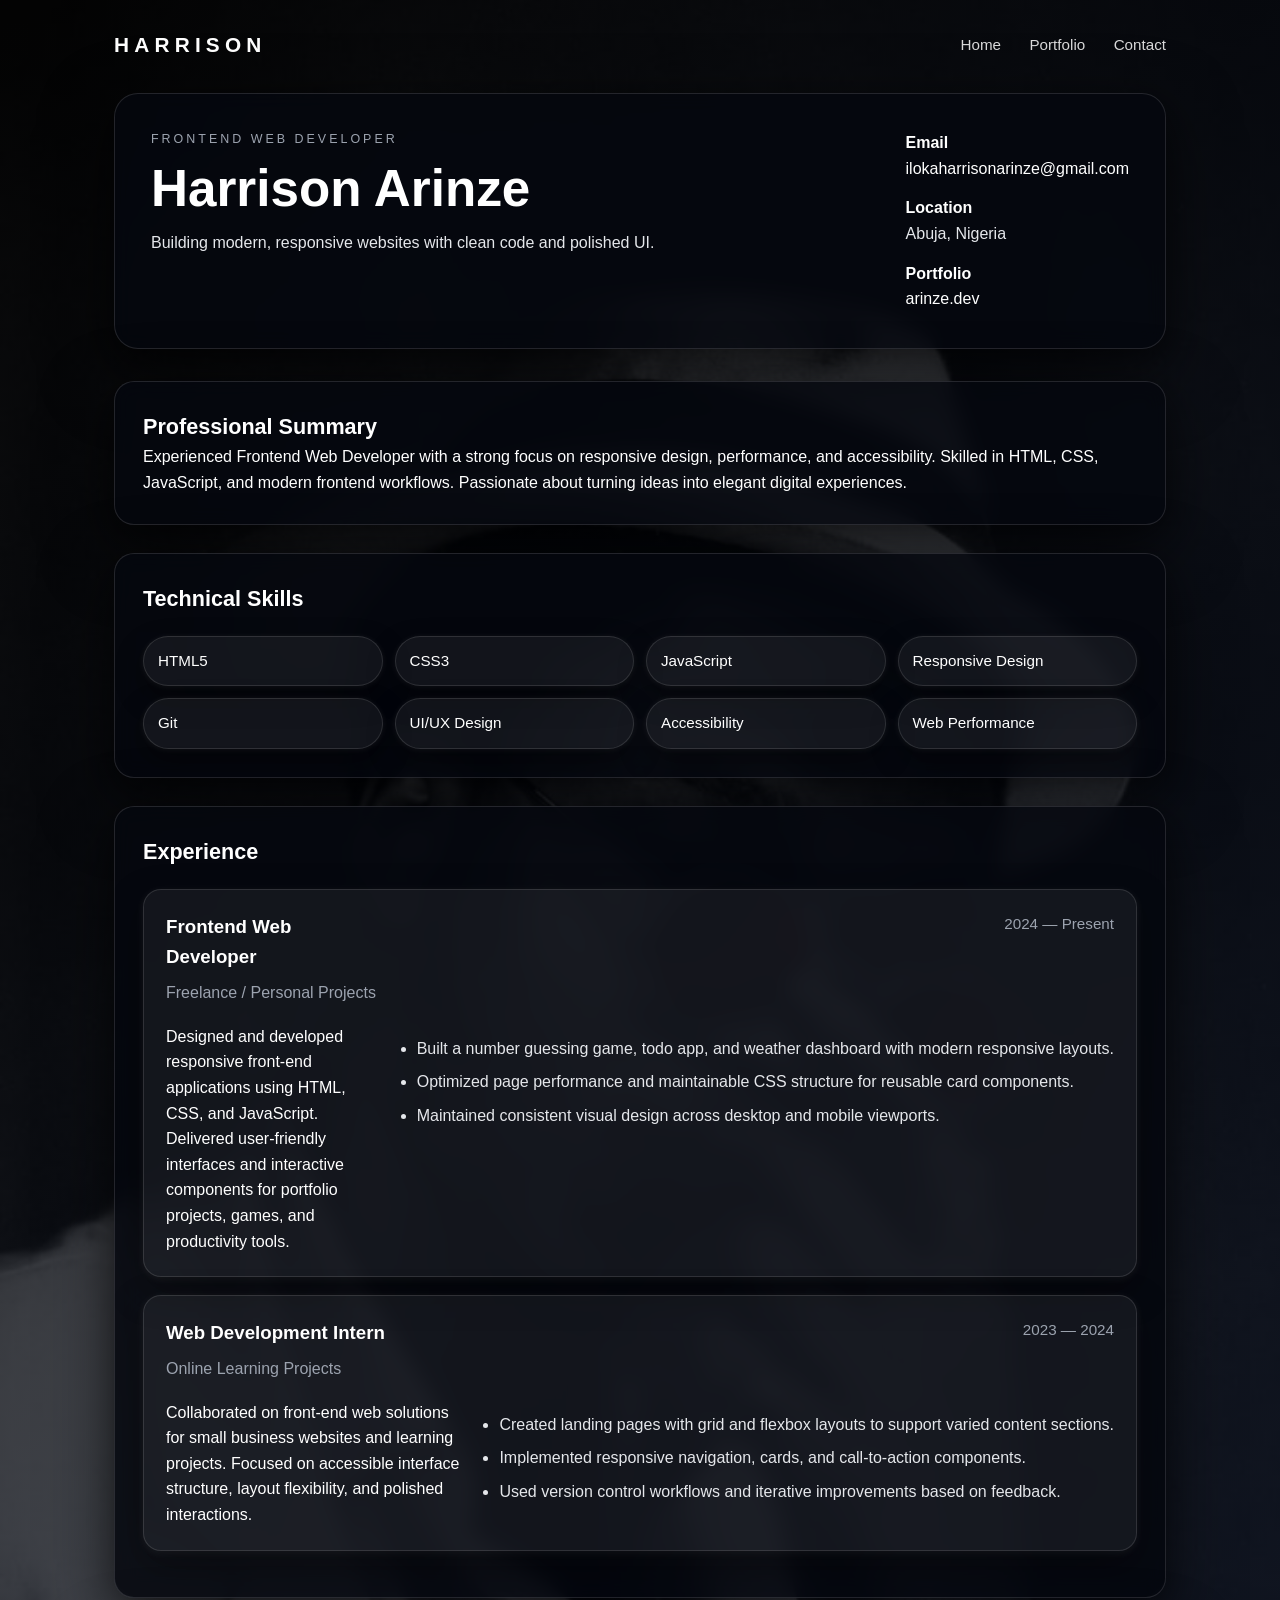
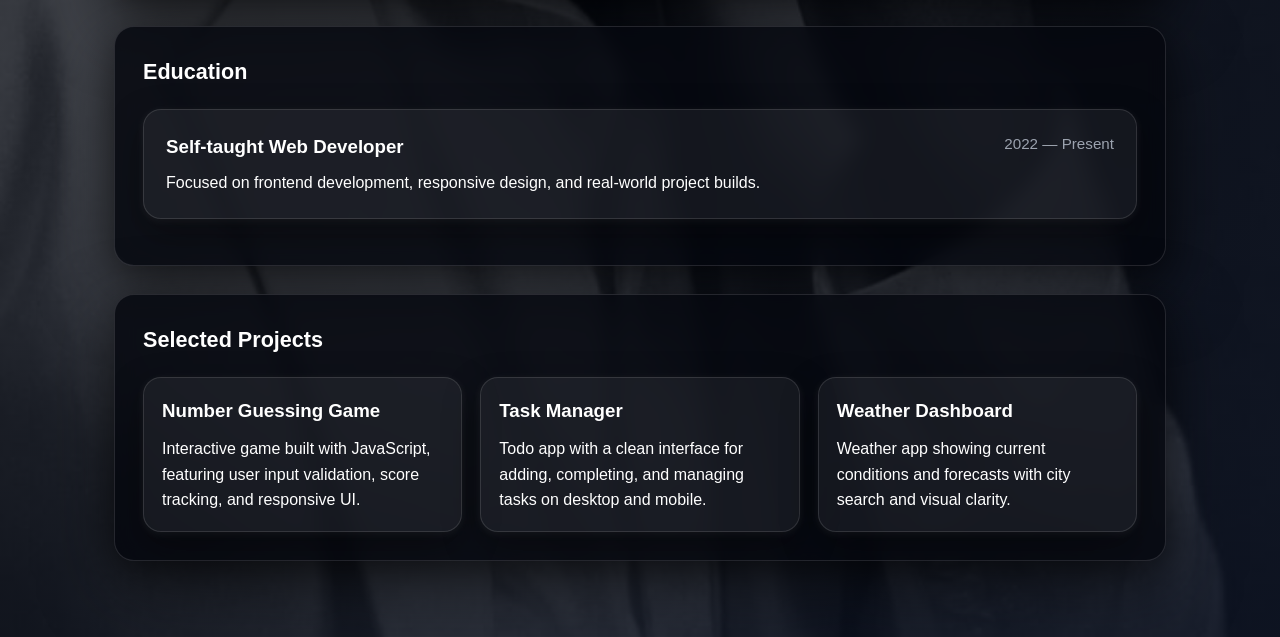
<file: resume.html>
<!DOCTYPE html>
<html lang="en">

<head>
  <meta charset="UTF-8">
  <meta name="viewport" content="width=device-width, initial-scale=1.0">
  <title>Harrison Arinze | Resume</title>
  <link rel="stylesheet" href="styles/resume.css">
  <link rel="icon" href="images/icon.png">
</head>

<body>
  <header class="site-header">
    <a href="index.html" class="brand">HARRISON</a>
    <nav class="site-nav">
      <a href="index.html">Home</a>
      <a href="portfolio.html">Portfolio</a>
      <a href="mailto:ilokaharrisonarinze@gmail.com" class="email-link">Contact</a>
    </nav>
  </header>
  <div class="resume-shell">
    <header class="resume-header">
      <div>
        <p class="eyebrow">Frontend Web Developer</p>
        <h1>Harrison Arinze</h1>
        <p class="subheading">Building modern, responsive websites with clean code and polished UI.</p>
      </div>
      <div class="contact-block">
        <p><strong>Email</strong><br><a href="mailto:ilokaharrisonarinze@gmail.com"
            class="email-link">ilokaharrisonarinze@gmail.com</a></p>
        <p><strong>Location</strong><br>Abuja, Nigeria</p>
        <p><strong>Portfolio</strong><br><a href="index.html">arinze.dev</a></p>
      </div>
    </header>

    <section class="resume-section summary-section">
      <h2>Professional Summary</h2>
      <p>Experienced Frontend Web Developer with a strong focus on responsive design, performance, and accessibility.
        Skilled in HTML, CSS, JavaScript, and modern frontend workflows. Passionate about turning ideas into elegant
        digital experiences.</p>
    </section>

    <section class="resume-section skills-section">
      <div class="section-heading">
        <h2>Technical Skills</h2>
      </div>
      <div class="skill-grid">
        <span>HTML5</span>
        <span>CSS3</span>
        <span>JavaScript</span>
        <span>Responsive Design</span>
        <span>Git</span>
        <span>UI/UX Design</span>
        <span>Accessibility</span>
        <span>Web Performance</span>
      </div>
    </section>

    <section class="resume-section experience-section">
      <div class="section-heading">
        <h2>Experience</h2>
      </div>

      <article class="experience-card">
        <div class="experience-meta">
          <h3>Frontend Web Developer</h3>
          <span>Freelance / Personal Projects</span>
        </div>
        <div class="experience-date">2024 — Present</div>
        <p>Designed and developed responsive front-end applications using HTML, CSS, and JavaScript. Delivered
          user-friendly interfaces and interactive components for portfolio projects, games, and productivity tools.</p>
        <ul>
          <li>Built a number guessing game, todo app, and weather dashboard with modern responsive layouts.</li>
          <li>Optimized page performance and maintainable CSS structure for reusable card components.</li>
          <li>Maintained consistent visual design across desktop and mobile viewports.</li>
        </ul>
      </article>

      <article class="experience-card">
        <div class="experience-meta">
          <h3>Web Development Intern</h3>
          <span>Online Learning Projects</span>
        </div>
        <div class="experience-date">2023 — 2024</div>
        <p>Collaborated on front-end web solutions for small business websites and learning projects. Focused on
          accessible interface structure, layout flexibility, and polished interactions.</p>
        <ul>
          <li>Created landing pages with grid and flexbox layouts to support varied content sections.</li>
          <li>Implemented responsive navigation, cards, and call-to-action components.</li>
          <li>Used version control workflows and iterative improvements based on feedback.</li>
        </ul>
      </article>
    </section>

    <section class="resume-section education-section">
      <div class="section-heading">
        <h2>Education</h2>
      </div>
      <div class="education-card">
        <div>
          <h3>Self-taught Web Developer</h3>
          <p>Focused on frontend development, responsive design, and real-world project builds.</p>
        </div>
        <div class="education-date">2022 — Present</div>
      </div>
    </section>

    <section class="resume-section projects-section">
      <div class="section-heading">
        <h2>Selected Projects</h2>
      </div>
      <div class="project-list">
        <article>
          <h3>Number Guessing Game</h3>
          <p>Interactive game built with JavaScript, featuring user input validation, score tracking, and responsive UI.
          </p>
        </article>
        <article>
          <h3>Task Manager</h3>
          <p>Todo app with a clean interface for adding, completing, and managing tasks on desktop and mobile.</p>
        </article>
        <article>
          <h3>Weather Dashboard</h3>
          <p>Weather app showing current conditions and forecasts with city search and visual clarity.</p>
        </article>
      </div>
    </section>
  </div>
  <script src="js/script.js"></script>
</body>

</html>
</file>
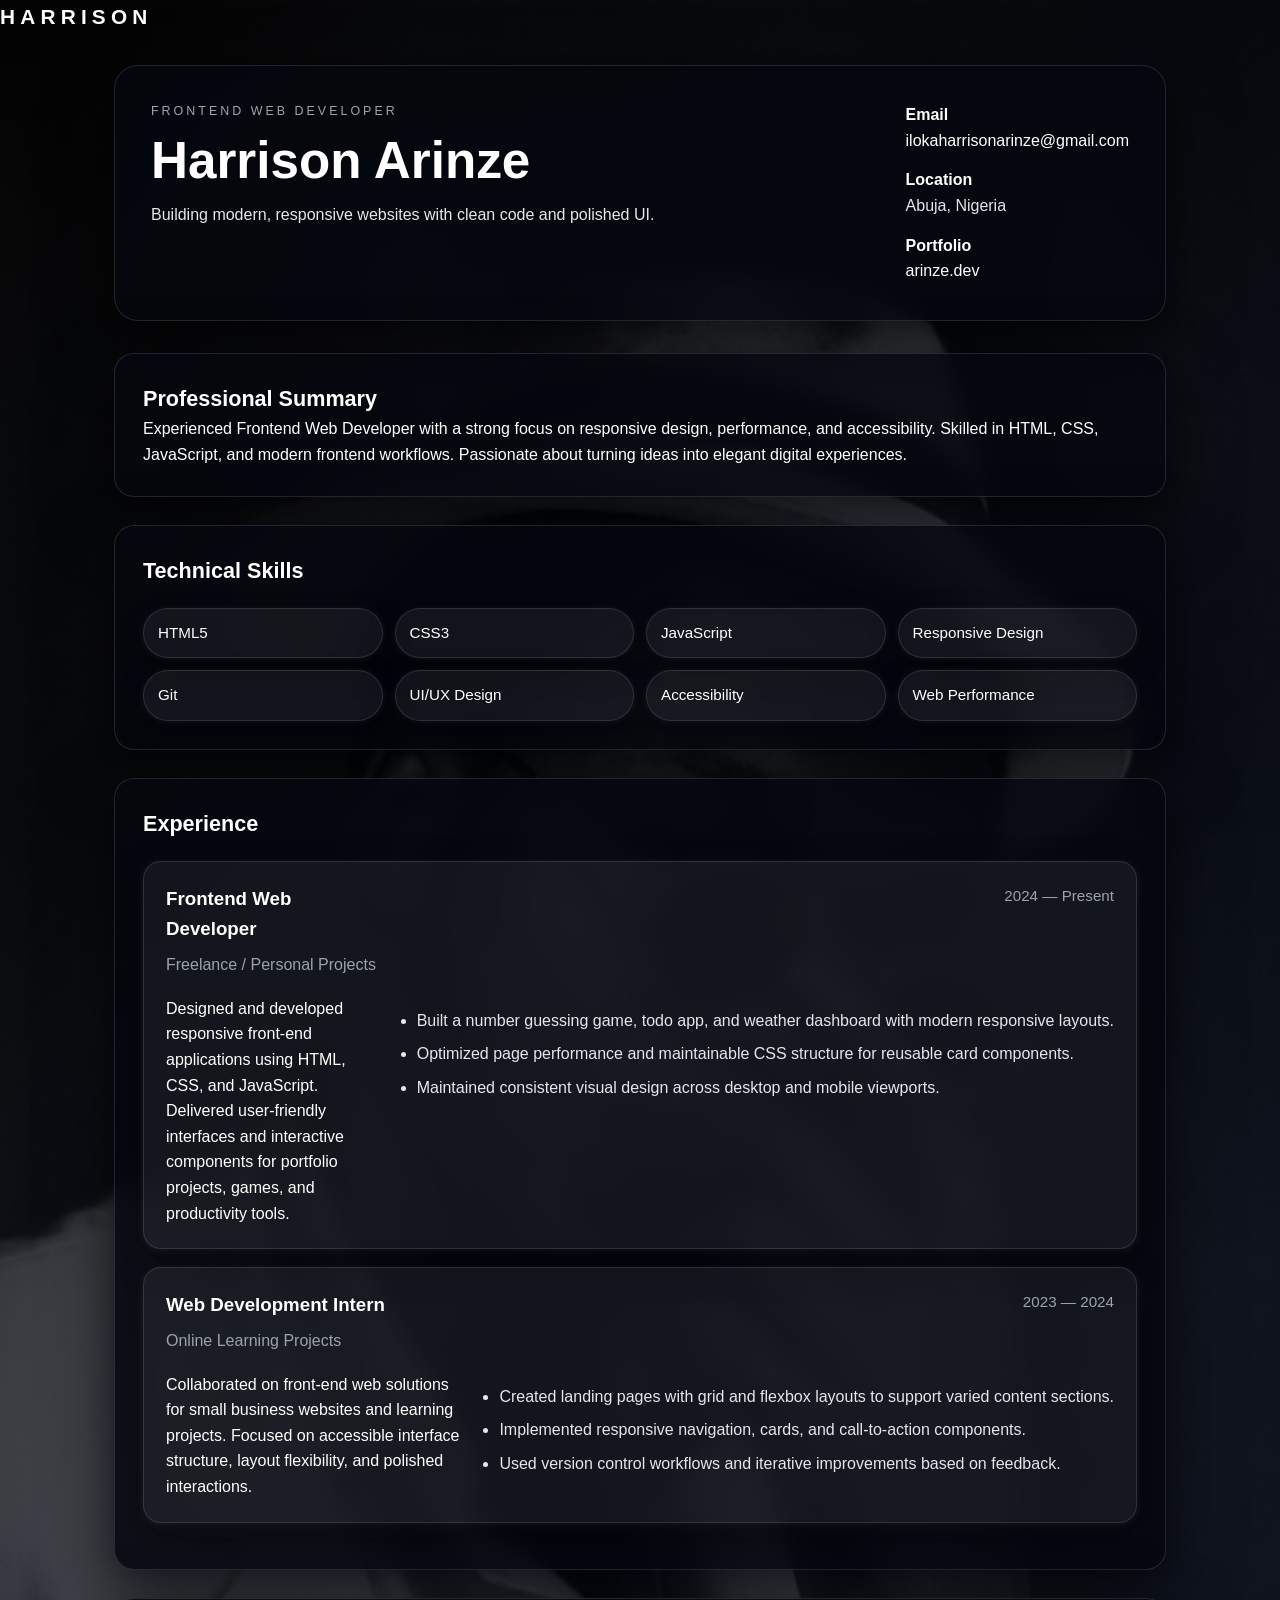
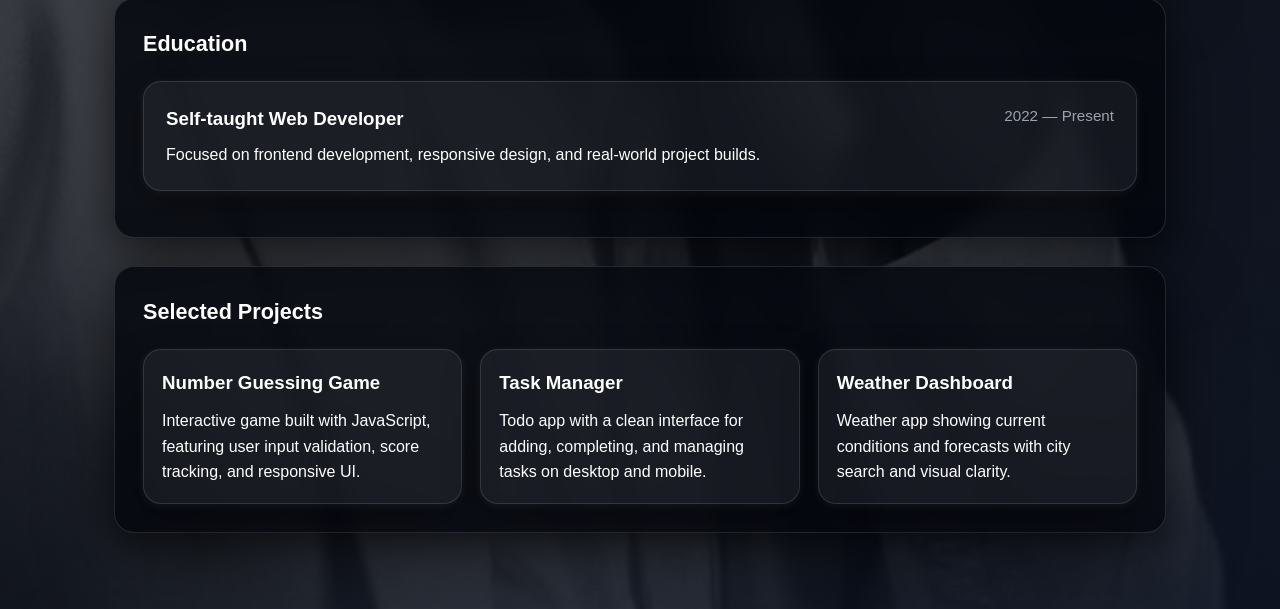
<file: html/resume.html>
<!DOCTYPE html>
<html lang="en">

<head>
  <meta charset="UTF-8">
  <meta name="viewport" content="width=device-width, initial-scale=1.0">
  <title>Harrison Arinze | Resume</title>
  <link rel="stylesheet" href="../styles/resume.css">
  <link rel="icon" href="../images/icon.png">
</head>

<body>
  <a href="index.html" class="brand">HARRISON</a>
  <div class="resume-shell">
    <header class="resume-header">
      <div>
        <p class="eyebrow">Frontend Web Developer</p>
        <h1>Harrison Arinze</h1>
        <p class="subheading">Building modern, responsive websites with clean code and polished UI.</p>
      </div>
      <div class="contact-block">
        <p><strong>Email</strong><br><a
            href="https://mail.google.com/mail/?view=cm&fs=1&to=ilokaharrisonarinze@gmail.com" target="_blank"
            rel="noopener noreferrer">ilokaharrisonarinze@gmail.com</a></p>
        <p><strong>Location</strong><br>Abuja, Nigeria</p>
        <p><strong>Portfolio</strong><br><a href="index.html">arinze.dev</a></p>
      </div>
    </header>

    <section class="resume-section summary-section">
      <h2>Professional Summary</h2>
      <p>Experienced Frontend Web Developer with a strong focus on responsive design, performance, and accessibility.
        Skilled in HTML, CSS, JavaScript, and modern frontend workflows. Passionate about turning ideas into elegant
        digital experiences.</p>
    </section>

    <section class="resume-section skills-section">
      <div class="section-heading">
        <h2>Technical Skills</h2>
      </div>
      <div class="skill-grid">
        <span>HTML5</span>
        <span>CSS3</span>
        <span>JavaScript</span>
        <span>Responsive Design</span>
        <span>Git</span>
        <span>UI/UX Design</span>
        <span>Accessibility</span>
        <span>Web Performance</span>
      </div>
    </section>

    <section class="resume-section experience-section">
      <div class="section-heading">
        <h2>Experience</h2>
      </div>

      <article class="experience-card">
        <div class="experience-meta">
          <h3>Frontend Web Developer</h3>
          <span>Freelance / Personal Projects</span>
        </div>
        <div class="experience-date">2024 — Present</div>
        <p>Designed and developed responsive front-end applications using HTML, CSS, and JavaScript. Delivered
          user-friendly interfaces and interactive components for portfolio projects, games, and productivity tools.</p>
        <ul>
          <li>Built a number guessing game, todo app, and weather dashboard with modern responsive layouts.</li>
          <li>Optimized page performance and maintainable CSS structure for reusable card components.</li>
          <li>Maintained consistent visual design across desktop and mobile viewports.</li>
        </ul>
      </article>

      <article class="experience-card">
        <div class="experience-meta">
          <h3>Web Development Intern</h3>
          <span>Online Learning Projects</span>
        </div>
        <div class="experience-date">2023 — 2024</div>
        <p>Collaborated on front-end web solutions for small business websites and learning projects. Focused on
          accessible interface structure, layout flexibility, and polished interactions.</p>
        <ul>
          <li>Created landing pages with grid and flexbox layouts to support varied content sections.</li>
          <li>Implemented responsive navigation, cards, and call-to-action components.</li>
          <li>Used version control workflows and iterative improvements based on feedback.</li>
        </ul>
      </article>
    </section>

    <section class="resume-section education-section">
      <div class="section-heading">
        <h2>Education</h2>
      </div>
      <div class="education-card">
        <div>
          <h3>Self-taught Web Developer</h3>
          <p>Focused on frontend development, responsive design, and real-world project builds.</p>
        </div>
        <div class="education-date">2022 — Present</div>
      </div>
    </section>

    <section class="resume-section projects-section">
      <div class="section-heading">
        <h2>Selected Projects</h2>
      </div>
      <div class="project-list">
        <article>
          <h3>Number Guessing Game</h3>
          <p>Interactive game built with JavaScript, featuring user input validation, score tracking, and responsive UI.
          </p>
        </article>
        <article>
          <h3>Task Manager</h3>
          <p>Todo app with a clean interface for adding, completing, and managing tasks on desktop and mobile.</p>
        </article>
        <article>
          <h3>Weather Dashboard</h3>
          <p>Weather app showing current conditions and forecasts with city search and visual clarity.</p>
        </article>
      </div>
    </section>
  </div>
  <script src="../js/script.js"></script>
</body>

</html>
</file>
<file: styles/resume.css>
* {
  margin: 0;
  padding: 0;
  box-sizing: border-box;
}

body {
  min-height: 100vh;
  font-family: 'Poppins', sans-serif;
  color: #ffffff;
  line-height: 1.6;
  background-image: linear-gradient(135deg, rgba(0, 0, 0, 0.82), rgba(15, 23, 42, 0.72)), url("../images/profile.png");
  background-size: cover;
  background-position: center;
  background-repeat: no-repeat;
}

.site-header {
  width: min(100%, 1100px);
  margin: 0 auto;
  padding: 28px 24px 0;
  display: flex;
  justify-content: space-between;
  align-items: center;
}

.brand {
  font-size: 1.3rem;
  font-weight: 800;
  letter-spacing: 0.25em;
  color: #fff;
  text-decoration: none;
  border-bottom: none;
}

.brand:hover {
  border-color: transparent;
  color: #fff;
}

.site-nav a {
  color: rgba(255, 255, 255, 0.85);
  text-decoration: none;
  margin-left: 24px;
  font-size: 0.95rem;
  border-bottom: none;
}

.site-nav a:hover {
  color: #ffffff;
  border-color: transparent;
}

a {
  color: #ffffff;
  text-decoration: none;
  border-bottom: 1px solid transparent;
  transition: color 160ms ease, border-color 160ms ease;
}

.resume-shell {
  width: min(100%, 1100px);
  margin: 0 auto;
  padding: 32px 24px 48px;
}

.resume-header {
  display: grid;
  grid-template-columns: 1fr auto;
  gap: 32px;
  padding: 36px;
  border-radius: 24px;
  background: rgba(5, 8, 15, 0.84);
  border: 1px solid rgba(255, 255, 255, 0.12);
  box-shadow: 0 24px 70px rgba(0, 0, 0, 0.55), 0 8px 30px rgba(0, 0, 0, 0.3);
  -webkit-backdrop-filter: blur(10px);
  backdrop-filter: blur(10px);
  margin-bottom: 32px;
}

.eyebrow {
  margin-bottom: 12px;
  letter-spacing: 0.24em;
  text-transform: uppercase;
  font-size: 0.78rem;
  color: #9ca3af;
}

.resume-header h1 {
  font-size: clamp(2rem, 4vw, 3.4rem);
  line-height: 1.05;
  margin-bottom: 14px;
}

.subheading {
  max-width: 660px;
  color: #e5e7eb;
}

.contact-block {
  display: grid;
  gap: 14px;
  align-content: start;
  color: #e5e7eb;
}

.contact-block strong {
  color: #ffffff;
}

.contact-block a {
  color: #ffffff;
}

.resume-section {
  margin-bottom: 28px;
  padding: 28px;
  border-radius: 20px;
  background: rgba(5, 8, 15, 0.84);
  border: 1px solid rgba(255, 255, 255, 0.12);
  box-shadow: 0 24px 70px rgba(0, 0, 0, 0.55), 0 8px 30px rgba(0, 0, 0, 0.3);
  -webkit-backdrop-filter: blur(10px);
  backdrop-filter: blur(10px);
}

.section-heading {
  display: flex;
  justify-content: space-between;
  align-items: center;
  margin-bottom: 20px;
}

.resume-section h2 {
  font-size: 1.35rem;
  color: #ffffff;
}

.summary-section p,
.experience-card p,
.education-card p,
.project-list article p {
  color: #ffffff;
}

.skill-grid {
  display: grid;
  grid-template-columns: repeat(4, minmax(0, 1fr));
  gap: 12px;
}

.skill-grid span {
  padding: 12px 14px;
  border-radius: 999px;
  background: rgba(255, 255, 255, 0.06);
  color: #ffffff;
  font-size: 0.95rem;
  border: 1px solid rgba(255, 255, 255, 0.12);
  box-shadow: 0 12px 28px rgba(0, 0, 0, 0.4), 0 1px 6px rgba(255, 255, 255, 0.08);
}

.experience-card,
.education-card {
  display: grid;
  grid-template-columns: 1fr auto;
  gap: 18px;
  padding: 22px;
  border-radius: 18px;
  background: rgba(255, 255, 255, 0.06);
  border: 1px solid rgba(255, 255, 255, 0.12);
  box-shadow: 0 14px 36px rgba(0, 0, 0, 0.42), 0 2px 8px rgba(255, 255, 255, 0.08);
  margin-bottom: 18px;
}

.experience-meta h3,
.education-card h3 {
  margin-bottom: 8px;
  color: #ffffff;
}

.experience-meta span {
  color: #9ca3af;
}

.experience-date,
.education-date {
  color: #9ca3af;
  font-size: 0.95rem;
  text-align: right;
}

.experience-card ul {
  margin-top: 12px;
  padding-left: 20px;
  color: #e5e7eb;
}

.experience-card li {
  margin-bottom: 8px;
}

.project-list {
  display: grid;
  grid-template-columns: repeat(3, minmax(0, 1fr));
  gap: 18px;
}

.project-list article {
  padding: 18px;
  border-radius: 18px;
  background: rgba(255, 255, 255, 0.06);
  border: 1px solid rgba(255, 255, 255, 0.12);
  box-shadow: 0 14px 36px rgba(0, 0, 0, 0.42), 0 2px 8px rgba(255, 255, 255, 0.08);
}

.project-list h3 {
  margin-bottom: 10px;
  color: #ffffff;
}

a:hover {
  color: #ffffff;
  border-color: #ffffff;
}

/* stronger hover shadows for interactivity */
.resume-section:hover,
.experience-card:hover,
.project-list article:hover,
.resume-header:hover,
.skill-grid span:hover {
  box-shadow: 0 24px 60px rgba(0, 0, 0, 0.55), 0 2px 14px rgba(255, 255, 255, 0.12);
  transform: translateY(-2px);
}

@media (max-width: 920px) {

  .resume-header,
  .experience-card,
  .education-card {
    grid-template-columns: 1fr;
    text-align: left;
  }

  .experience-date,
  .education-date {
    text-align: left;
  }

  .project-list {
    grid-template-columns: 1fr 1fr;
  }
}

@media (max-width: 840px) {
  .site-header {
    padding-left: 18px;
    padding-right: 18px;
  }
}

@media (max-width: 660px) {
  .resume-shell {
    padding: 24px 16px 32px;
  }

  .resume-header,
  .resume-section {
    padding: 20px;
  }

  .skill-grid,
  .project-list {
    grid-template-columns: 1fr;
  }
}

@media (max-width: 560px) {
  .site-header {
    padding-top: 20px;
  }

  .brand {
    font-size: 1.15rem;
    letter-spacing: 0.2em;
  }

  .site-nav a {
    margin-left: 14px;
    font-size: 0.88rem;
  }
}
</file>
